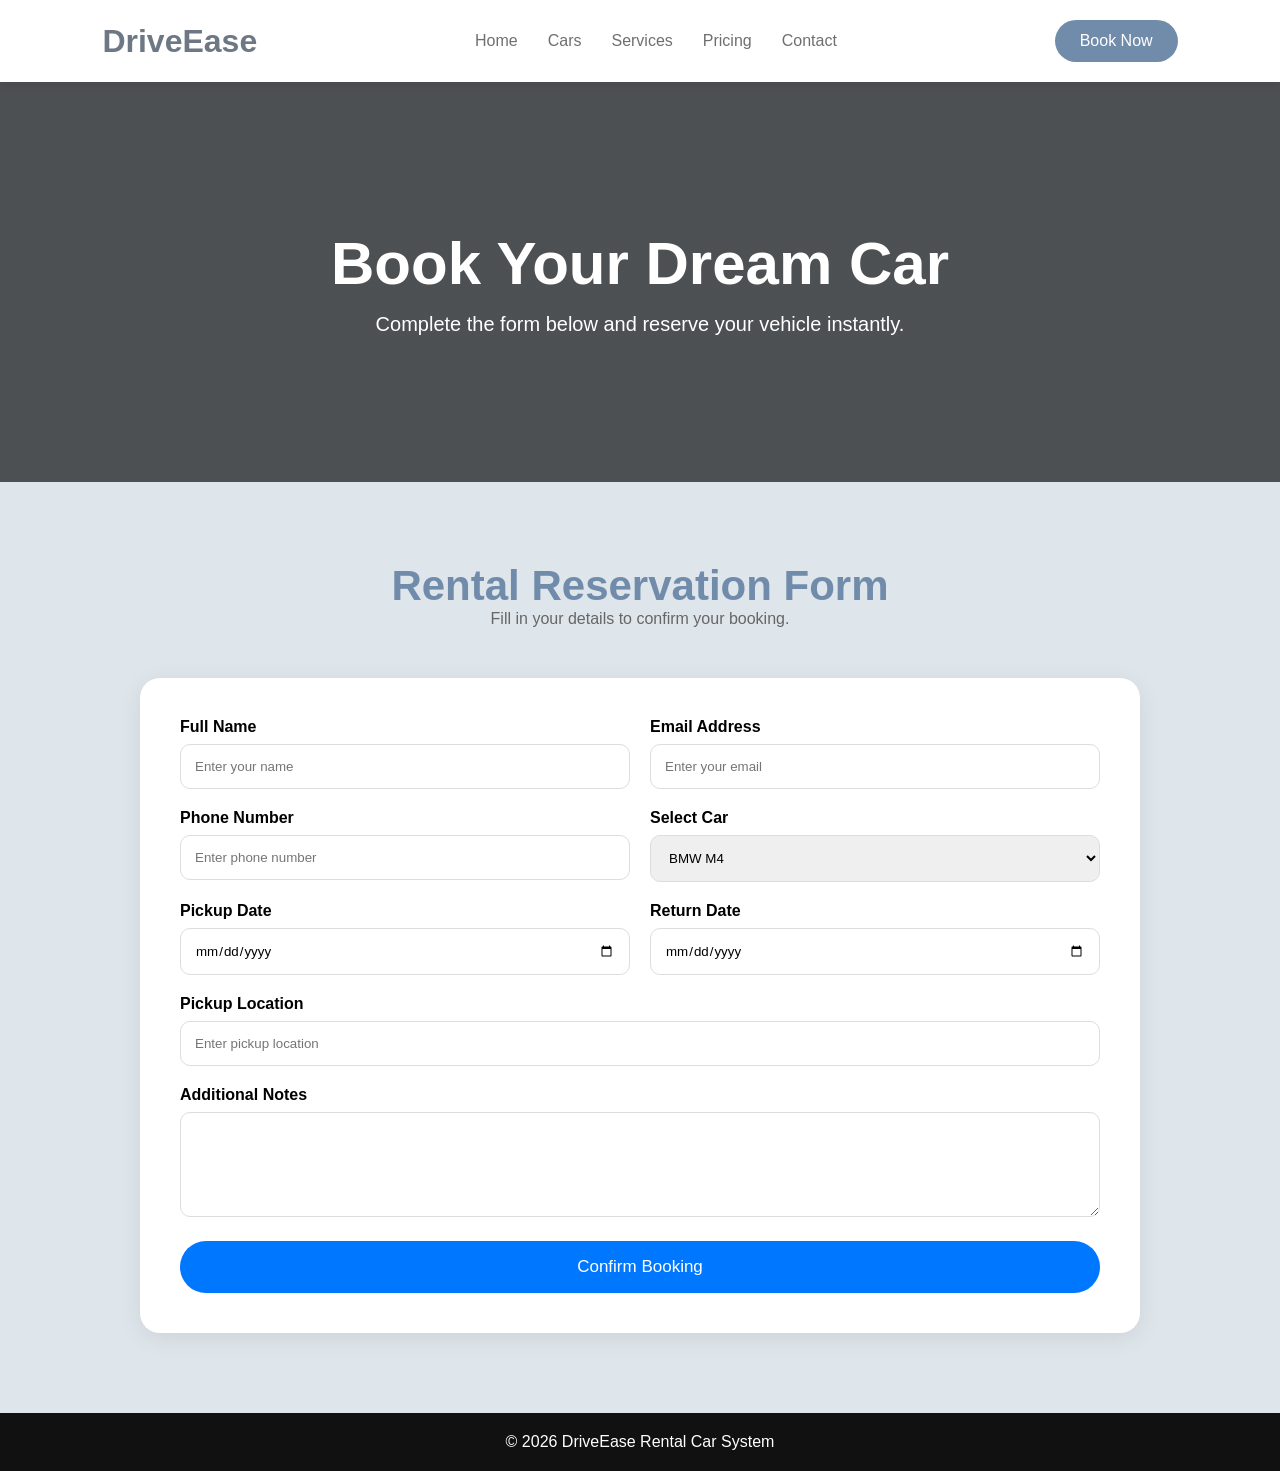
<file: AiFSWD44/book.html>
<!DOCTYPE html>
<html lang="en">
  <head>
    <meta charset="UTF-8" />
    <meta name="viewport" content="width=device-width, initial-scale=1.0" />
    <title>Book a Car - DriveEase</title>

    <link rel="stylesheet" href="css/style.css" />

    <link
      rel="stylesheet"
      href="https://cdnjs.cloudflare.com/ajax/libs/font-awesome/6.5.1/css/all.min.css"
    />
  </head>
  <body>
    <header>
      <div class="logo">DriveEase</div>

      <nav>
        <ul>
          <li><a href="index.html">Home</a></li>
          <li><a href="cars.html">Cars</a></li>
          <li><a href="services.html">Services</a></li>
          <li><a href="pricing.html">Pricing</a></li>
          <li><a href="contact.html">Contact</a></li>
        </ul>
      </nav>

      <a href="book.html" class="btn">Book Now</a>
    </header>

    <!-- Booking Banner -->

    <section class="booking-banner">
      <div class="booking-banner-content">
        <h1>Book Your Dream Car</h1>
        <p>Complete the form below and reserve your vehicle instantly.</p>
      </div>
    </section>

    <!-- Booking Form -->

    <section class="booking-page">
      <div class="booking-title">
        <h2 class="sec-heading">Rental Reservation Form</h2>
        <p>Fill in your details to confirm your booking.</p>
      </div>

      <div class="booking-form-wrapper">
        <form class="booking-form">
          <div class="booking-row">
            <div class="booking-group">
              <label>Full Name</label>
              <input type="text" placeholder="Enter your name" />
            </div>

            <div class="booking-group">
              <label>Email Address</label>
              <input type="email" placeholder="Enter your email" />
            </div>
          </div>

          <div class="booking-row">
            <div class="booking-group">
              <label>Phone Number</label>
              <input type="text" placeholder="Enter phone number" />
            </div>

            <div class="booking-group">
              <label>Select Car</label>

              <select>
                <option>BMW M4</option>
                <option>Audi RS5</option>
                <option>Mercedes AMG</option>
                <option>Tesla Model S</option>
              </select>
            </div>
          </div>

          <div class="booking-row">
            <div class="booking-group">
              <label>Pickup Date</label>
              <input type="date" />
            </div>

            <div class="booking-group">
              <label>Return Date</label>
              <input type="date" />
            </div>
          </div>

          <div class="booking-group">
            <label>Pickup Location</label>
            <input type="text" placeholder="Enter pickup location" />
          </div>

          <div class="booking-group">
            <label>Additional Notes</label>
            <textarea rows="5"></textarea>
          </div>

          <button type="submit" class="booking-btn">Confirm Booking</button>
        </form>
      </div>
    </section>

    <footer>
      <p>© 2026 DriveEase Rental Car System</p>
    </footer>
  </body>
</html>
</file>
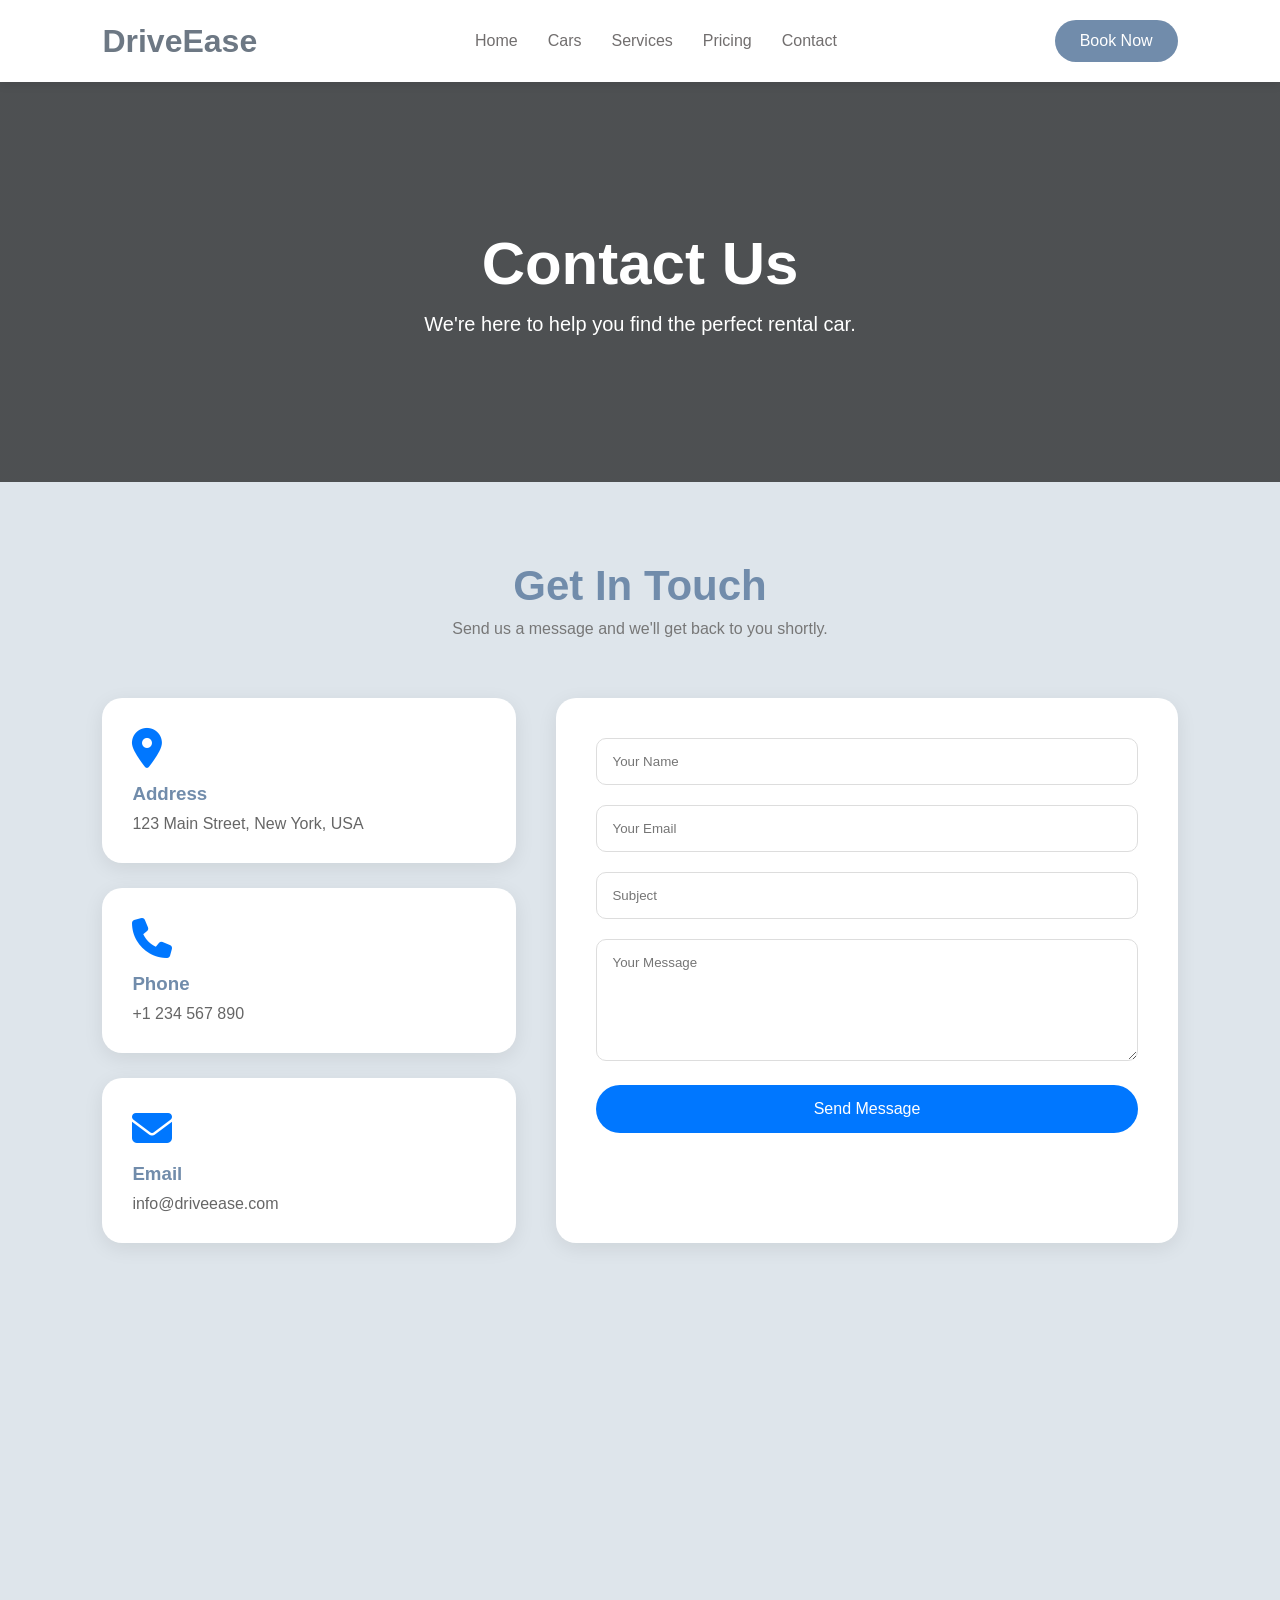
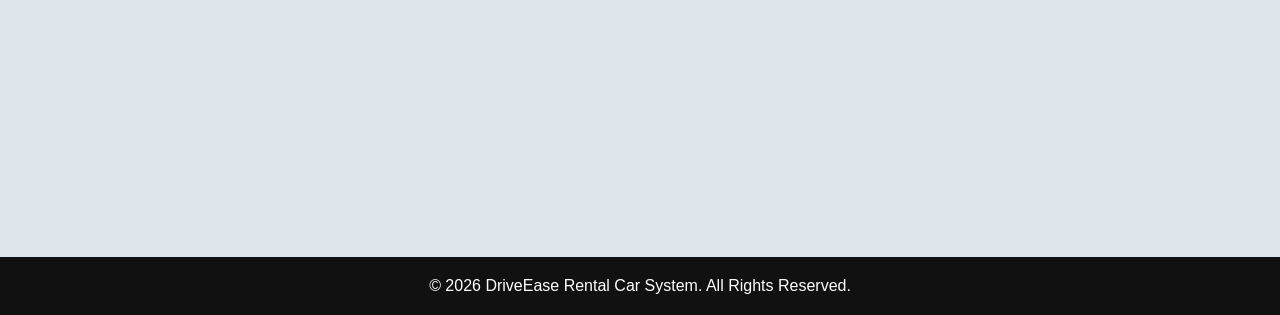
<file: AiFSWD44/contact.html>
<!DOCTYPE html>
<html lang="en">
  <head>
    <meta charset="UTF-8" />
    <meta name="viewport" content="width=device-width, initial-scale=1.0" />
    <title>Contact Us - DriveEase</title>

    <link rel="stylesheet" href="css/style.css" />

    <link
      rel="stylesheet"
      href="https://cdnjs.cloudflare.com/ajax/libs/font-awesome/6.5.1/css/all.min.css"
    />
  </head>
  <body>
    <!-- Header -->

    <header>
      <div class="logo">DriveEase</div>

      <nav>
        <ul>
          <li><a href="index.html">Home</a></li>
          <li><a href="cars.html">Cars</a></li>
          <li><a href="services.html">Services</a></li>
          <li><a href="pricing.html">Pricing</a></li>
          <li><a href="contact.html">Contact</a></li>
        </ul>
      </nav>

      <a href="book.html" class="btn">Book Now</a>
    </header>

    <!-- Contact Banner -->

    <section class="contact-banner">
      <div class="contact-banner-content">
        <h1>Contact Us</h1>
        <p>We're here to help you find the perfect rental car.</p>
      </div>
    </section>

    <!-- Contact Section -->

    <section class="contact-page">
      <div class="contact-title">
        <h2 class="sec-heading">Get In Touch</h2>
        <p>Send us a message and we'll get back to you shortly.</p>
      </div>

      <div class="contact-container">
        <!-- Contact Info -->

        <div class="contact-info">
          <div class="info-card">
            <i class="fas fa-map-marker-alt"></i>
            <h3>Address</h3>
            <p>123 Main Street, New York, USA</p>
          </div>

          <div class="info-card">
            <i class="fas fa-phone"></i>
            <h3>Phone</h3>
            <p>+1 234 567 890</p>
          </div>

          <div class="info-card">
            <i class="fas fa-envelope"></i>
            <h3>Email</h3>
            <p>info@driveease.com</p>
          </div>
        </div>

        <!-- Contact Form -->

        <div class="contact-form-wrapper">
          <form class="contact-form">
            <div class="input-group">
              <input type="text" placeholder="Your Name" required />
            </div>

            <div class="input-group">
              <input type="email" placeholder="Your Email" required />
            </div>

            <div class="input-group">
              <input type="text" placeholder="Subject" required />
            </div>

            <div class="input-group">
              <textarea rows="6" placeholder="Your Message"></textarea>
            </div>

            <button type="submit">Send Message</button>
          </form>
        </div>
      </div>
    </section>

    <!-- Map Section -->

    <section class="contact-map">
      <iframe
        src="https://www.google.com/maps/embed?pb=!1m18"
        allowfullscreen=""
        loading="lazy"
      >
      </iframe>
    </section>

    <!-- Footer -->

    <footer>
      <p>© 2026 DriveEase Rental Car System. All Rights Reserved.</p>
    </footer>
  </body>
</html>
</file>
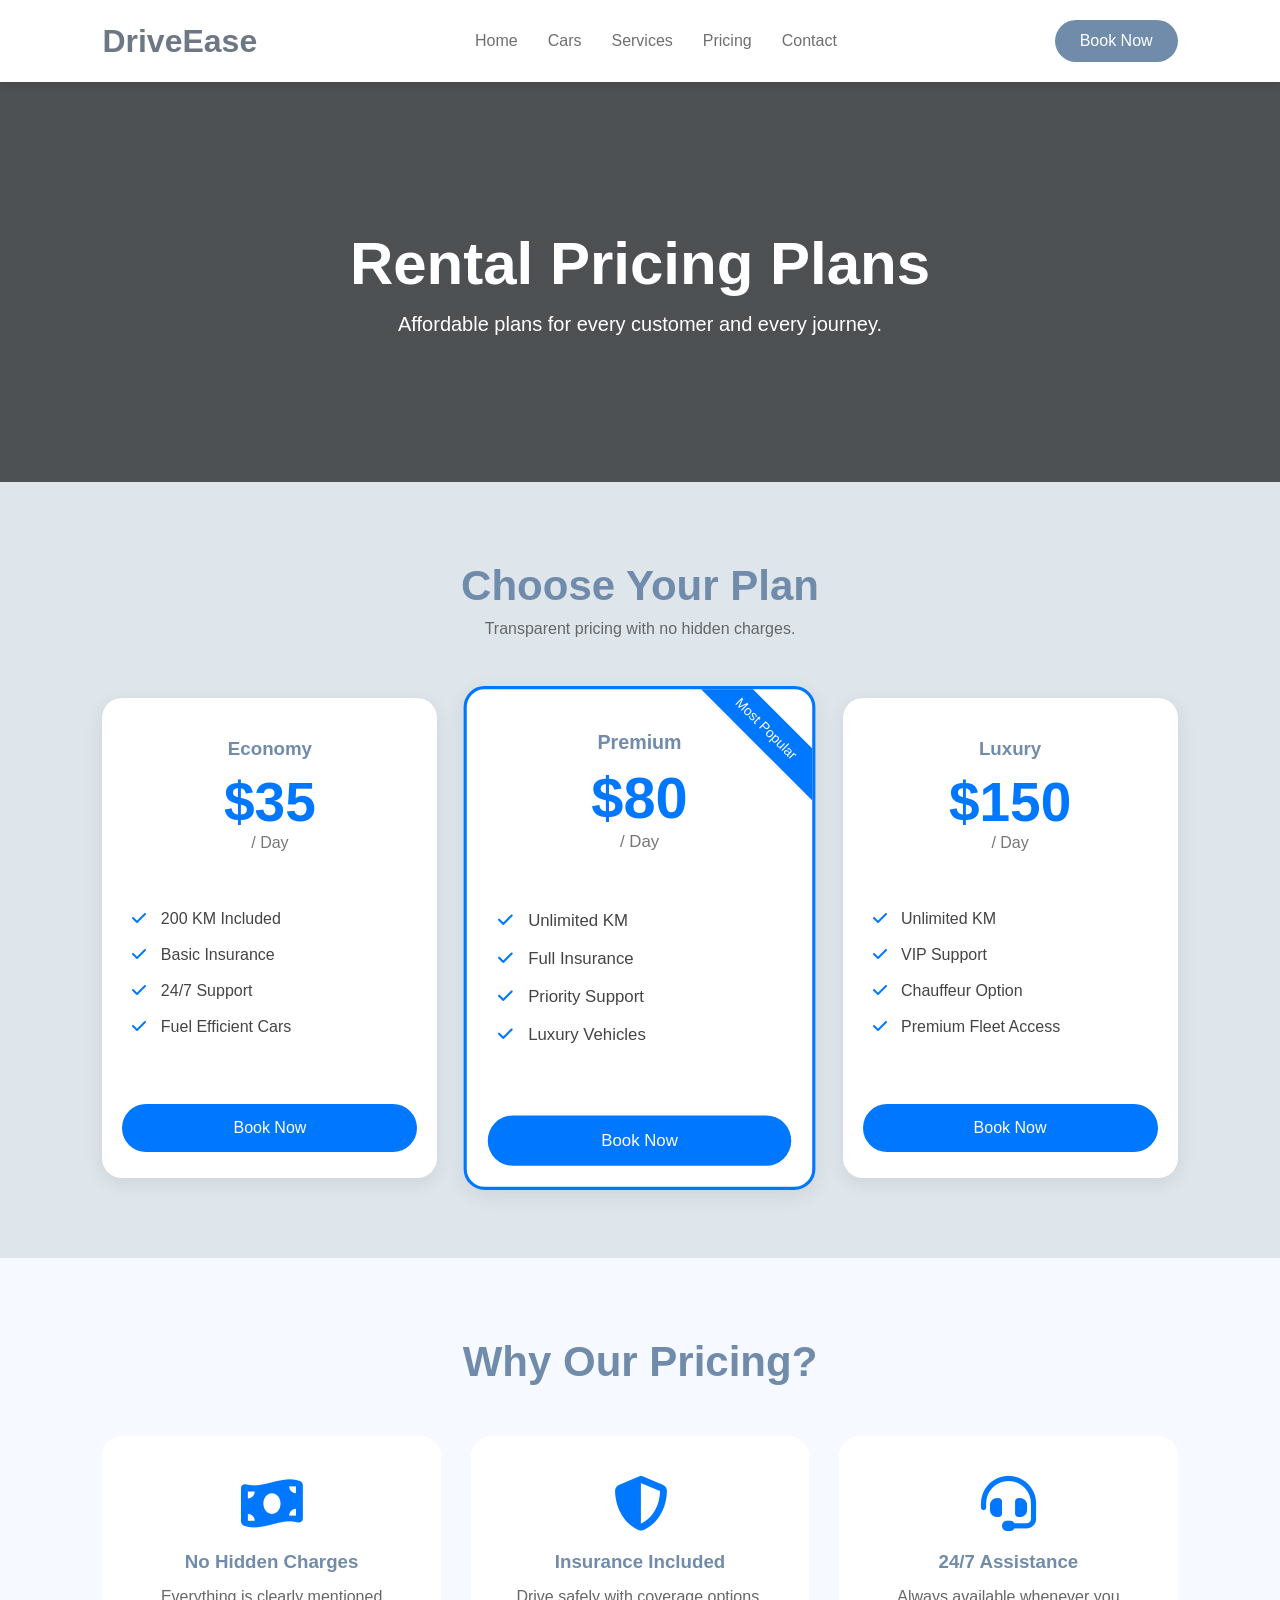
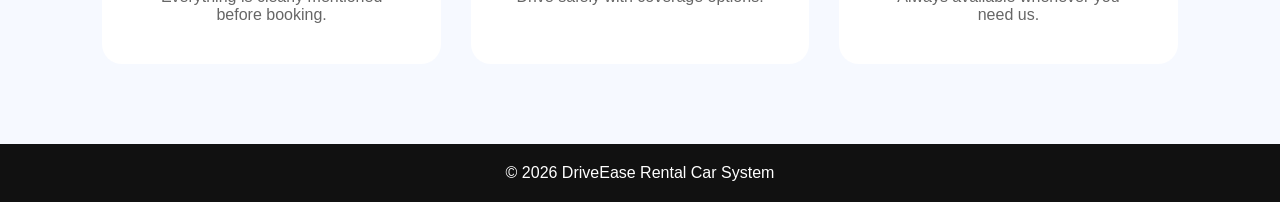
<file: AiFSWD44/pricing.html>
<!DOCTYPE html>
<html lang="en">
  <head>
    <meta charset="UTF-8" />
    <meta name="viewport" content="width=device-width, initial-scale=1.0" />
    <title>Pricing - DriveEase</title>

    <link rel="stylesheet" href="css/style.css" />

    <link
      rel="stylesheet"
      href="https://cdnjs.cloudflare.com/ajax/libs/font-awesome/6.5.1/css/all.min.css"
    />
  </head>
  <body>
    <!-- Header -->

    <header>
      <div class="logo">DriveEase</div>

      <nav>
        <ul>
          <li><a href="index.html">Home</a></li>
          <li><a href="cars.html">Cars</a></li>
          <li><a href="services.html">Services</a></li>
          <li><a href="pricing.html">Pricing</a></li>
          <li><a href="contact.html">Contact</a></li>
        </ul>
      </nav>

      <a href="#" class="btn">Book Now</a>
    </header>

    <!-- Pricing Banner -->

    <section class="pricing-banner">
      <div class="pricing-banner-content">
        <h1>Rental Pricing Plans</h1>
        <p>Affordable plans for every customer and every journey.</p>
      </div>
    </section>

    <!-- Pricing Section -->

    <section class="pricing-page">
      <div class="pricing-title">
        <h2 class="sec-heading">Choose Your Plan</h2>
        <p>Transparent pricing with no hidden charges.</p>
      </div>

      <div class="pricing-grid">
        <!-- Economy -->

        <div class="pricing-card">
          <div class="pricing-header">
            <h3>Economy</h3>
            <h1>$35</h1>
            <span>/ Day</span>
          </div>

          <ul>
            <li><i class="fas fa-check"></i> 200 KM Included</li>
            <li><i class="fas fa-check"></i> Basic Insurance</li>
            <li><i class="fas fa-check"></i> 24/7 Support</li>
            <li><i class="fas fa-check"></i> Fuel Efficient Cars</li>
          </ul>

          <a href="#" class="pricing-btn">Book Now</a>
        </div>

        <!-- Premium -->

        <div class="pricing-card featured-plan">
          <div class="popular-badge">Most Popular</div>

          <div class="pricing-header">
            <h3>Premium</h3>
            <h1>$80</h1>
            <span>/ Day</span>
          </div>

          <ul>
            <li><i class="fas fa-check"></i> Unlimited KM</li>
            <li><i class="fas fa-check"></i> Full Insurance</li>
            <li><i class="fas fa-check"></i> Priority Support</li>
            <li><i class="fas fa-check"></i> Luxury Vehicles</li>
          </ul>

          <a href="#" class="pricing-btn">Book Now</a>
        </div>

        <!-- Luxury -->

        <div class="pricing-card">
          <div class="pricing-header">
            <h3>Luxury</h3>
            <h1>$150</h1>
            <span>/ Day</span>
          </div>

          <ul>
            <li><i class="fas fa-check"></i> Unlimited KM</li>
            <li><i class="fas fa-check"></i> VIP Support</li>
            <li><i class="fas fa-check"></i> Chauffeur Option</li>
            <li><i class="fas fa-check"></i> Premium Fleet Access</li>
          </ul>

          <a href="#" class="pricing-btn">Book Now</a>
        </div>
      </div>
    </section>

    <!-- Benefits -->

    <section class="pricing-benefits">
      <div class="benefits-title">
        <h2 class="sec-heading">Why Our Pricing?</h2>
      </div>

      <div class="benefits-grid">
        <div class="benefit-card">
          <i class="fas fa-money-bill-wave"></i>
          <h3>No Hidden Charges</h3>
          <p>Everything is clearly mentioned before booking.</p>
        </div>

        <div class="benefit-card">
          <i class="fas fa-shield-alt"></i>
          <h3>Insurance Included</h3>
          <p>Drive safely with coverage options.</p>
        </div>

        <div class="benefit-card">
          <i class="fas fa-headset"></i>
          <h3>24/7 Assistance</h3>
          <p>Always available whenever you need us.</p>
        </div>
      </div>
    </section>

    <!-- Footer -->

    <footer>
      <p>© 2026 DriveEase Rental Car System</p>
    </footer>
  </body>
</html>
</file>
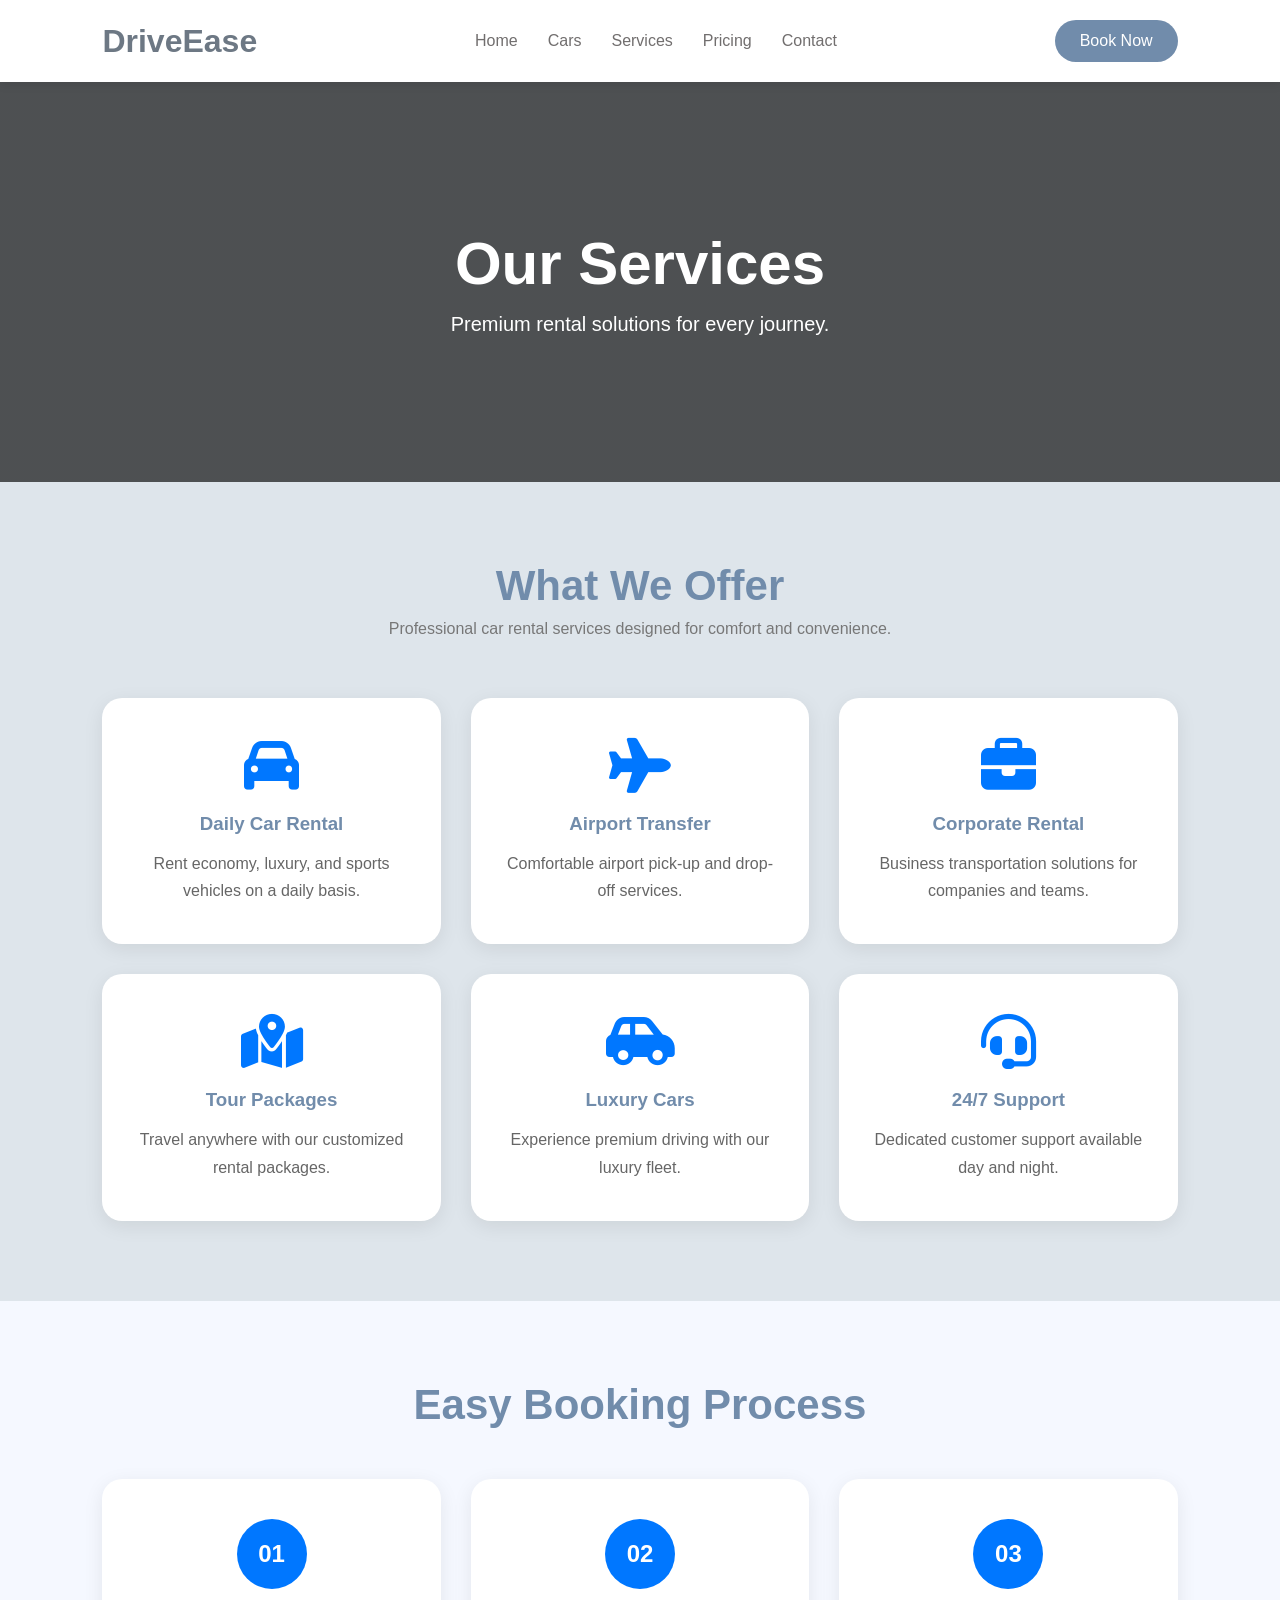
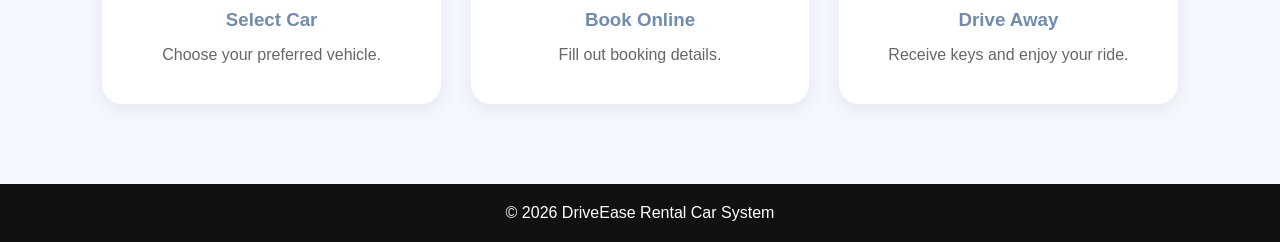
<file: AiFSWD44/services.html>
<!DOCTYPE html>
<html lang="en">
  <head>
    <meta charset="UTF-8" />
    <meta name="viewport" content="width=device-width, initial-scale=1.0" />
    <title>Services - DriveEase</title>

    <link rel="stylesheet" href="css/style.css" />

    <link
      rel="stylesheet"
      href="https://cdnjs.cloudflare.com/ajax/libs/font-awesome/6.5.1/css/all.min.css"
    />
  </head>

  <body>
    <!-- Header -->

    <header>
      <div class="logo">DriveEase</div>

      <nav>
        <ul>
          <li><a href="index.html">Home</a></li>
          <li><a href="cars.html">Cars</a></li>
          <li><a href="services.html">Services</a></li>
          <li><a href="pricing.html">Pricing</a></li>
          <li><a href="contact.html">Contact</a></li>
        </ul>
      </nav>

      <a href="#" class="btn">Book Now</a>
    </header>

    <!-- Services Banner -->

    <section class="services-banner">
      <div class="services-banner-content">
        <h1>Our Services</h1>
        <p>Premium rental solutions for every journey.</p>
      </div>
    </section>

    <!-- Services Section -->

    <section class="services-page">
      <div class="services-title">
        <h2 class="sec-heading">What We Offer</h2>
        <p>
          Professional car rental services designed for comfort and convenience.
        </p>
      </div>

      <div class="services-grid">
        <div class="service-card">
          <i class="fas fa-car"></i>
          <h3>Daily Car Rental</h3>
          <p>Rent economy, luxury, and sports vehicles on a daily basis.</p>
        </div>

        <div class="service-card">
          <i class="fas fa-plane"></i>
          <h3>Airport Transfer</h3>
          <p>Comfortable airport pick-up and drop-off services.</p>
        </div>

        <div class="service-card">
          <i class="fas fa-briefcase"></i>
          <h3>Corporate Rental</h3>
          <p>Business transportation solutions for companies and teams.</p>
        </div>

        <div class="service-card">
          <i class="fas fa-map-marked-alt"></i>
          <h3>Tour Packages</h3>
          <p>Travel anywhere with our customized rental packages.</p>
        </div>

        <div class="service-card">
          <i class="fas fa-car-side"></i>
          <h3>Luxury Cars</h3>
          <p>Experience premium driving with our luxury fleet.</p>
        </div>

        <div class="service-card">
          <i class="fas fa-headset"></i>
          <h3>24/7 Support</h3>
          <p>Dedicated customer support available day and night.</p>
        </div>
      </div>
    </section>

    <!-- Process Section -->

    <section class="booking-process">
      <div class="process-title">
        <h2 class="sec-heading">Easy Booking Process</h2>
      </div>

      <div class="process-grid">
        <div class="process-card">
          <span>01</span>
          <h3>Select Car</h3>
          <p>Choose your preferred vehicle.</p>
        </div>

        <div class="process-card">
          <span>02</span>
          <h3>Book Online</h3>
          <p>Fill out booking details.</p>
        </div>

        <div class="process-card">
          <span>03</span>
          <h3>Drive Away</h3>
          <p>Receive keys and enjoy your ride.</p>
        </div>
      </div>
    </section>

    <!-- Footer -->

    <footer>
      <p>© 2026 DriveEase Rental Car System</p>
    </footer>
  </body>
</html>
</file>
<file: AiFSWD44/css/style.css>
* {
    margin: 0;
    padding: 0;
    box-sizing: border-box;
    font-family: Arial;
}

body {
    background: #dee5eb;
}

h1 :not(cars-banner-content),
.services-page .sec-heading,
.sec-heading,
h3 {
    color: #718cab;

}


/* p {
    color: #868282;
}

/* Header */

header {
    display: flex;
    justify-content: space-between;
    align-items: center;
    padding: 20px 8%;
    background: #fff;
    box-shadow: 0 2px 10px rgba(0, 0, 0, 0.1);
    position: sticky;
    top: 0;
    z-index: 1000;
}

.logo {
    font-size: 32px;
    font-weight: bold;
    color: #6d7884;
}

nav ul {
    display: flex;
    list-style: none;
}

nav ul li {
    margin: 0 15px;
}

nav ul li a {
    text-decoration: none;
    color: #716e6e;
    font-weight: 500;
    transition: 0.3s;
}

nav ul li a:hover {
    color: #82aedc;
}

.btn,
.cta-btn {
    background: #718cab;
    color: #fff;
    padding: 12px 25px;
    text-decoration: none;
    border-radius: 30px;
    transition: 0.4s;
}

.btn:hover,
.cta-btn:hover {
    background: #82aedc;
}

/* Hero */

.hero {
    display: flex;
    justify-content: space-between;
    align-items: center;
    gap: 40px;
    padding: 80px 8%;
    min-height: 90vh;
}

.hero-content {
    max-width: 600px;
    animation: slideLeft 1.5s ease;
}

.hero-content h1 {
    color: #718cab;
    font-size: 55px;
    margin-bottom: 20px;
}

.hero-content p {
    font-size: 18px;
    color: #868282;
    line-height: 1.7;
}

.hero-buttons {
    margin-top: 30px;
}

.btn-outline {
    border: 2px solid #718cab;
    color: #718cab;
    padding: 12px 25px;
    border-radius: 30px;
    text-decoration: none;
    margin-left: 10px;
}

.btn-outline:hover {
    background: #718cab;
    color: #f6f9ff;
}

.hero-image img {
    width: 550px;
    animation: float 4s infinite ease-in-out;
    border-radius: 18px;
}

/* Features */

.features {
    padding: 80px 8%;
    text-align: center;
}

.features h2 {
    color: #718cab;
    margin-bottom: 50px;
    font-size: 40px;
}

.feature-container {
    display: flex;
    gap: 30px;
}

.feature-box {
    background: white;
    color: #6d7884;
    padding: 30px;
    border-radius: 15px;
    flex: 1;
    transition: 0.4s;
}

.feature-box:hover {
    transform: translateY(-10px);
    box-shadow: 0 10px 30px rgba(0, 0, 0, 0.15);
}

.feature-box i {
    font-size: 50px;
    color: #0077ff;
    margin-bottom: 20px;
}

/* Cars */

.cars {
    padding: 80px 8%;
    text-align: center;
}

.cars h2 {
    color: #718cab;
    font-size: 40px;
    margin-bottom: 40px;
}

.cars h3 {
    color: #868282;
}

.car-container {
    display: flex;
    gap: 30px;
}

.car-card {
    background: #fff;
    border-radius: 15px;
    overflow: hidden;
    transition: 0.4s;
}

.car-card:hover {
    transform: scale(1.05);
}

.car-card img {
    width: 100%;
    height: 250px;
    object-fit: cover;
}

.car-card h3 {
    margin: 15px 0;
}

.car-card p {
    color: #0077ff;
    font-weight: bold;
}

.car-card button {
    background: #0077ff;
    color: white;
    border: none;
    padding: 12px 25px;
    margin: 15px;
    border-radius: 30px;
    cursor: pointer;
}

/* CTA */

.cta {
    background: #0077ff;
    text-align: center;
    padding: 80px 20px;
}

.cta-title {
    color: white;
    font-size: 42px;
    margin-bottom: 15px;
}

.cta-text {
    color: white;
    margin-bottom: 50px;
}

.cta-btn {
    margin-top: 20px;
}

/* Footer */

footer {
    background: #111;
    color: white;
    text-align: center;
    padding: 20px;
}

footer p {
    color: white;
}

/* Animations */

@keyframes slideLeft {
    from {
        opacity: 0;
        transform: translateX(-100px);
    }

    to {
        opacity: 1;
        transform: translateX(0);
    }
}

@keyframes float {

    0%,
    100% {
        transform: translateY(0);
    }

    50% {
        transform: translateY(-20px);
    }
}

/* Responsive */

@media (max-width: 991px) {
    .hero {
        flex-direction: column;
        text-align: center;
    }

    .hero-image img {
        width: 100%;
        margin-top: 40px;
    }

    .feature-container,
    .car-container {
        flex-direction: column;
    }

    nav {
        display: none;
    }

    /* Responsive Glide Slider */
    .cars-page-banner {
        height: 400px;
    }

    .glide__arrow {
        width: 45px;
        height: 45px;
        font-size: 16px;
    }

    .cars-banner-content {
        padding: 40px 5%;
        text-align: center;
    }

    .cars-banner-content h1 {
        font-size: 42px;
    }

    .cars-banner-content p {
        font-size: 16px;
    }
}

@media (max-width: 768px) {
    .cars-page-banner {
        height: 300px;
    }

    .glide__arrows {
        padding: 0 10px;
    }

    .glide__arrow {
        width: 40px;
        height: 40px;
        font-size: 14px;
    }

    .cars-banner-content {
        padding: 30px 5%;
    }

    .cars-banner-content h1 {
        font-size: 32px;
        margin-bottom: 10px;
    }

    .cars-banner-content p {
        font-size: 14px;
    }
}

@media (max-width: 480px) {
    .cars-page-banner {
        height: 250px;
    }

    .glide__arrow {
        width: 35px;
        height: 35px;
        font-size: 12px;
    }

    .glide__arrows {
        padding: 0 5px;
    }

    .cars-banner-content {
        padding: 20px 3%;
    }

    .cars-banner-content h1 {
        font-size: 24px;
        margin-bottom: 8px;
    }

    .cars-banner-content p {
        font-size: 12px;
    }
}

/* ==========================
   CARS PAGE CSS
========================== */

/* Glide Slider Styling */
.cars-page-banner {
    position: relative;
    height: 500px;
    overflow: hidden;
}

.slider-container {
    position: relative;
    height: 100%;
    text-align: center;
    /* display: flex;
    align-items: center;
    justify-content: center; */
}

.glide {
    position: relative;
    width: 100%;
    height: 100%;
}

.glide__track {
    overflow: hidden;
    width: 100%;
    height: 100%;
}

.glide__slides {
    display: flex;
    list-style: none;
    margin: 0;
    padding: 0;
    height: 100%;
}

.glide__slide {
    width: 100%;
    height: 100%;
    flex-shrink: 0;
    position: relative;
}

.glide__slide img {
    width: 100%;
    height: 100%;
    object-fit: cover;
    display: block;
}

/* Glide Arrow Controls */
.glide__arrows {
    /* border: 2px solid red; */
    position: absolute;
    top: 50%;
    width: 100%;
    transform: translateY(-50%);
    display: flex;
    justify-content: space-between;
    padding: 20px;
    z-index: 10;
    pointer-events: none;
}

.glide__arrow {
    pointer-events: all;
    /* background: rgba(255, 255, 255, 0.8); */
    border: none;
    width: 80px;
    height: 50px;
    border-radius: 50%;
    cursor: pointer;
    display: flex;
    align-items: center;
    justify-content: center;
    font-size: 18px;
    font-weight: bold;

    transition: all 0.3s ease;
    box-shadow: 0 4px 15px rgba(0, 0, 0, 0.2);
}

.glide__arrow:hover {
    background: rgba(255, 255, 255, 1);
    color: #0077ff;
    /* transform: scale(1.1); */
    box-shadow: 0 6px 20px rgba(0, 0, 0, 0.3);
}

.glide__arrow--left {
    margin-right: auto;
}

.glide__arrow--right {
    margin-left: auto;
}

/* Banner Content Overlay */
.cars-banner-content {
    position: absolute;
    bottom: 0;
    left: 0;
    right: 0;
    background: linear-gradient(to top, rgba(0, 0, 0, 0.8), transparent);
    color: white;
    padding: 60px 8%;
    animation: fadeUp 1s ease;
    z-index: 5;
}

.cars-banner-content h1 {
    font-size: 60px;
    margin-bottom: 15px;
    /* color: #fff; */
}

.cars-banner-content p {
    font-size: 20px;
    /* color: rgba(255, 255, 255, 0.9); */
}

.cars-page {
    padding: 80px 8%;
}

.page-title {
    text-align: center;
    margin-bottom: 50px;
}

.page-title h2 {
    font-size: 40px;
    color: #718cab;
}

.page-title p {
    color: #777;
    margin-top: 10px;
}

.cars-grid {
    display: grid;
    grid-template-columns: repeat(auto-fit, minmax(320px, 1fr));

    gap: 30px;
}

.vehicle-card {
    background: white;
    border-radius: 20px;
    overflow: hidden;
    box-shadow: 0 5px 20px rgba(0, 0, 0, 0.08);

    transition: 0.4s;
}

.vehicle-card:hover {
    transform: translateY(-10px);
}

.vehicle-card img {
    width: 100%;
    height: 250px;
    object-fit: cover;
}

.vehicle-info {
    padding: 25px;
}

.vehicle-info h3 {
    color: #718cab;
    margin-bottom: 15px;
}

.car-details {
    display: flex;
    justify-content: space-between;
    margin-bottom: 15px;
    color: #666;
}

.vehicle-info h4 {
    color: #0077ff;
    font-size: 24px;
    margin-bottom: 20px;
}

.vehicle-info button {
    width: 100%;
    padding: 14px;
    border: none;
    background: #0077ff;
    color: white;
    border-radius: 50px;
    cursor: pointer;
    transition: 0.3s;
}

.vehicle-info button:hover {
    background: #0055cc;
}

@keyframes fadeUp {
    from {
        opacity: 0;
        transform: translateY(50px);
    }

    to {
        opacity: 1;
        transform: translateY(0);
    }
}

/* ==================================
   SERVICES PAGE CSS
================================== */

.services-banner {
    height: 400px;
    background: linear-gradient(rgba(0, 0, 0, 0.65), rgba(0, 0, 0, 0.65)),
        url("https://images.unsplash.com/photo-1502877338535-766e1452684a?w=1600");

    background-size: cover;
    background-position: center;

    display: flex;
    justify-content: center;
    align-items: center;
    text-align: center;
}

.services-banner-content {
    color: #fff;
    animation: serviceFade 1.2s ease;
}

.services-banner-content h1 {
    font-size: 60px;
    margin-bottom: 15px;
}

.services-banner-content p {
    font-size: 20px;
}

.services-page {
    padding: 80px 8%;
}

.services-title {
    text-align: center;
    margin-bottom: 60px;
}

.services-title h2 {
    font-size: 42px;
    color: #222;
}

.services-title p {
    color: #777;
    margin-top: 10px;
}

.services-grid {
    display: grid;
    grid-template-columns: repeat(auto-fit, minmax(300px, 1fr));

    gap: 30px;
}

.service-card {
    background: #fff;
    padding: 40px 30px;
    text-align: center;

    border-radius: 20px;

    box-shadow: 0 5px 20px rgba(0, 0, 0, 0.08);

    transition: 0.4s;
}

.service-card:hover {
    transform: translateY(-10px);
}

.service-card i {
    font-size: 55px;
    color: #0077ff;
    margin-bottom: 20px;
}

.service-card h3 {
    margin-bottom: 15px;
}

.service-card p {
    color: #666;
    line-height: 1.7;
}

/* Process Section */

.booking-process {
    padding: 80px 8%;
    background: #f5f8ff;
}

.process-title {
    text-align: center;
    margin-bottom: 50px;
}

.process-title h2 {
    font-size: 42px;
}

.process-grid {
    display: grid;
    grid-template-columns: repeat(auto-fit, minmax(250px, 1fr));

    gap: 30px;
}

.process-card {
    background: #fff;
    text-align: center;

    padding: 40px;

    border-radius: 20px;

    box-shadow: 0 5px 20px rgba(0, 0, 0, 0.08);

    transition: 0.4s;
}

.process-card:hover {
    transform: scale(1.05);
}

.process-card span {
    width: 70px;
    height: 70px;

    display: flex;
    align-items: center;
    justify-content: center;

    margin: auto auto 20px;

    background: #0077ff;
    color: #fff;

    border-radius: 50%;

    font-size: 24px;
    font-weight: bold;
}

.process-card h3 {
    margin-bottom: 15px;
}

.process-card p {
    color: #666;
}

/* Animation */

@keyframes serviceFade {
    from {
        opacity: 0;
        transform: translateY(60px);
    }

    to {
        opacity: 1;
        transform: translateY(0);
    }
}

/* =================================
   PRICING PAGE CSS
================================= */

.pricing-banner {
    height: 400px;

    background: linear-gradient(rgba(0, 0, 0, 0.65), rgba(0, 0, 0, 0.65)),
        url("https://images.unsplash.com/photo-1503736334956-4c8f8e92946d?w=1600");

    background-size: cover;
    background-position: center;

    display: flex;
    justify-content: center;
    align-items: center;

    text-align: center;
}

.pricing-banner-content {
    color: #fff;
    animation: pricingFade 1s ease;
}

.pricing-banner-content h1 {
    font-size: 60px;
    margin-bottom: 15px;
}

.pricing-banner-content p {
    font-size: 20px;
}

.pricing-page {
    padding: 80px 8%;
}

.pricing-title {
    text-align: center;
    margin-bottom: 60px;
}

.pricing-title h2 {
    font-size: 42px;
}

.pricing-title p {
    color: #666;
    margin-top: 10px;
}

.pricing-grid {
    display: grid;

    grid-template-columns: repeat(auto-fit, minmax(300px, 1fr));

    gap: 35px;
}

.pricing-card {
    background: #fff;

    border-radius: 20px;

    overflow: hidden;

    box-shadow: 0 5px 20px rgba(0, 0, 0, 0.08);

    transition: 0.4s;

    position: relative;
}

.pricing-card:hover {
    transform: translateY(-10px);
}

.pricing-header {
    text-align: center;
    padding: 40px 20px;
}

.pricing-header h3 {
    margin-bottom: 10px;
}

.pricing-header h1 {
    font-size: 55px;
    color: #0077ff;
}

.pricing-header span {
    color: #777;
}

.pricing-card ul {
    list-style: none;
    padding: 0 30px 30px;
}

.pricing-card ul li {
    margin: 18px 0;
    color: #444;
}

.pricing-card ul li i {
    color: #0077ff;
    margin-right: 10px;
}

.pricing-btn {
    display: block;

    text-align: center;

    background: #0077ff;
    color: white;

    padding: 15px;

    text-decoration: none;

    margin: 20px;

    border-radius: 50px;
}

.featured-plan {
    border: 3px solid #0077ff;
    transform: scale(1.05);
}

.popular-badge {
    position: absolute;

    top: 20px;
    right: -35px;

    background: #0077ff;
    color: #fff;

    padding: 10px 40px;

    transform: rotate(45deg);

    font-size: 13px;
}

.pricing-benefits {
    padding: 80px 8%;
    background: #f6f9ff;
}

.benefits-title {
    text-align: center;
    margin-bottom: 50px;
}

.benefits-title h2 {
    font-size: 42px;
}

.benefits-grid {
    display: grid;

    grid-template-columns: repeat(auto-fit, minmax(250px, 1fr));

    gap: 30px;
}

.benefit-card {
    background: white;

    padding: 40px;

    border-radius: 20px;

    text-align: center;

    transition: 0.4s;
}

.benefit-card:hover {
    transform: translateY(-10px);
}

.benefit-card i {
    font-size: 55px;
    color: #0077ff;
    margin-bottom: 20px;
}

.benefit-card h3 {
    margin-bottom: 15px;
}

.benefit-card p {
    color: #666;
}

/* Animation */

@keyframes pricingFade {
    from {
        opacity: 0;
        transform: translateY(60px);
    }

    to {
        opacity: 1;
        transform: translateY(0);
    }
}

/* ==============================
   CONTACT PAGE CSS
============================== */

.contact-banner {
    height: 400px;
    background: linear-gradient(rgba(0, 0, 0, 0.65), rgba(0, 0, 0, 0.65)),
        url("https://images.unsplash.com/photo-1503376780353-7e6692767b70?w=1600");

    background-size: cover;
    background-position: center;

    display: flex;
    justify-content: center;
    align-items: center;

    text-align: center;
}

.contact-banner-content {
    color: #fff;
    animation: contactFade 1s ease;
}

.contact-banner-content h1 {
    font-size: 60px;
    margin-bottom: 15px;
}

.contact-banner-content p {
    font-size: 20px;
}

/* Contact Section */

.contact-page {
    padding: 80px 8%;
}

.contact-title {
    text-align: center;
    margin-bottom: 60px;
}

.contact-title h2 {
    font-size: 42px;
}

.contact-title p {
    color: #777;
    margin-top: 10px;
}

.contact-container {
    display: grid;
    grid-template-columns: 1fr 1.5fr;
    gap: 40px;
}

.contact-info {
    display: flex;
    flex-direction: column;
    gap: 25px;
}

.info-card {
    background: #fff;
    padding: 30px;
    border-radius: 20px;

    box-shadow: 0 5px 20px rgba(0, 0, 0, 0.08);

    transition: 0.4s;
}

.info-card:hover {
    transform: translateY(-8px);
}

.info-card i {
    font-size: 40px;
    color: #0077ff;
    margin-bottom: 15px;
}

.info-card h3 {
    margin-bottom: 10px;
}

.info-card p {
    color: #666;
}

/* Contact Form */

.contact-form-wrapper {
    background: #fff;
    padding: 40px;
    border-radius: 20px;

    box-shadow: 0 5px 20px rgba(0, 0, 0, 0.08);
}

.input-group {
    margin-bottom: 20px;
}

.contact-form input,
.contact-form textarea {
    width: 100%;
    padding: 15px;

    border: 1px solid #ddd;
    border-radius: 10px;

    outline: none;

    transition: 0.3s;
}

.contact-form input:focus,
.contact-form textarea:focus {
    border-color: #0077ff;
}

.contact-form button {
    width: 100%;
    padding: 15px;

    border: none;

    background: #0077ff;
    color: white;

    border-radius: 50px;

    cursor: pointer;

    font-size: 16px;

    transition: 0.3s;
}

.contact-form button:hover {
    background: #005fd1;
}

/* Map */

.contact-map {
    padding: 0 8% 80px;
}

.contact-map iframe {
    width: 100%;
    height: 450px;
    border: none;
    border-radius: 20px;
}

/* Animation */

@keyframes contactFade {
    from {
        opacity: 0;
        transform: translateY(60px);
    }

    to {
        opacity: 1;
        transform: translateY(0);
    }
}

/* Responsive */

@media (max-width: 991px) {
    .contact-container {
        grid-template-columns: 1fr;
    }

    .contact-banner-content h1 {
        font-size: 40px;
    }
}

/* ===========================
   BOOKING PAGE CSS
=========================== */

.booking-banner {
    height: 400px;

    background: linear-gradient(rgba(0, 0, 0, 0.65), rgba(0, 0, 0, 0.65)),
        url("https://images.unsplash.com/photo-1492144534655-ae79c964c9d7?w=1600");

    background-size: cover;
    background-position: center;

    display: flex;
    justify-content: center;
    align-items: center;

    text-align: center;
}

.booking-banner-content {
    color: white;
    animation: bookingFade 1s ease;
}

.booking-banner-content h1 {
    font-size: 60px;
    margin-bottom: 15px;
}

.booking-banner-content p {
    font-size: 20px;
}

.booking-page {
    padding: 80px 8%;
}

.booking-title {
    text-align: center;
    margin-bottom: 50px;
}

.booking-title h2 {
    font-size: 42px;
}

.booking-title p {
    color: #666;
}

.booking-form-wrapper {
    max-width: 1000px;
    margin: auto;

    background: #fff;

    padding: 40px;

    border-radius: 20px;

    box-shadow: 0 5px 25px rgba(0, 0, 0, 0.08);
}

.booking-row {
    display: grid;
    grid-template-columns: 1fr 1fr;
    gap: 20px;
}

.booking-group {
    margin-bottom: 20px;
}

.booking-group label {
    display: block;
    margin-bottom: 8px;
    font-weight: 600;
}

.booking-group input,
.booking-group select,
.booking-group textarea {
    width: 100%;
    padding: 14px;

    border: 1px solid #ddd;
    border-radius: 10px;

    outline: none;
    transition: 0.3s;
}

.booking-group input:focus,
.booking-group select:focus,
.booking-group textarea:focus {
    border-color: #0077ff;
}

.booking-btn {
    width: 100%;
    border: none;

    padding: 16px;

    background: #0077ff;
    color: white;

    border-radius: 50px;

    cursor: pointer;

    font-size: 17px;

    transition: 0.3s;
}

.booking-btn:hover {
    background: #005fd1;
}

@keyframes bookingFade {
    from {
        opacity: 0;
        transform: translateY(50px);
    }

    to {
        opacity: 1;
        transform: translateY(0);
    }
}

@media (max-width: 768px) {
    .booking-row {
        grid-template-columns: 1fr;
    }

    .booking-banner-content h1 {
        font-size: 40px;
    }
}
</file>
